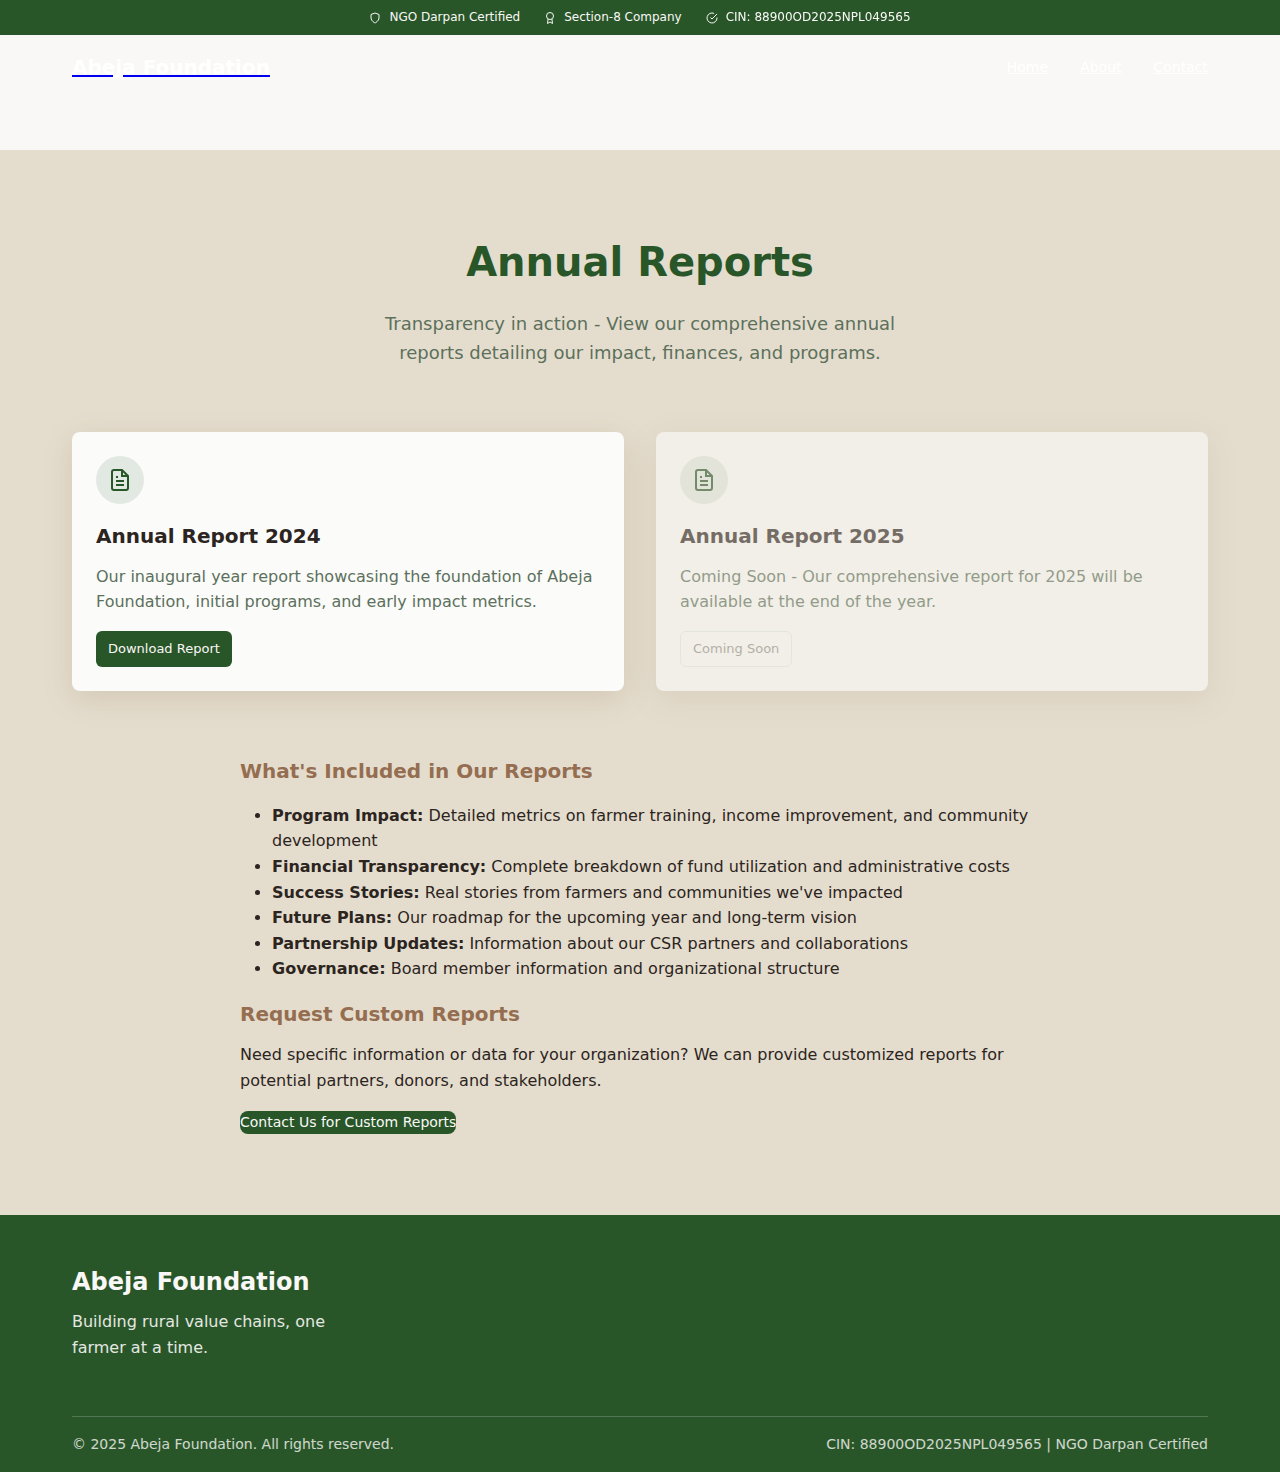
<file: annual-reports.html>
<!DOCTYPE html>
<html lang="en">
<head>
    <meta charset="UTF-8">
    <meta name="viewport" content="width=device-width, initial-scale=1.0">
    <title>Annual Reports - Abeja Foundation</title>
    <meta name="description" content="Annual Reports from Abeja Foundation - Detailed information about our yearly activities and impact.">
    <link rel="canonical" href="/annual-reports.html">
    <link rel="stylesheet" href="styles.css">
</head>
<body>
    <!-- Header -->
    <header id="header" class="header">
        <!-- Trust Bar -->
        <div class="trust-bar">
            <div class="container trust-bar-content">
                <div class="trust-item">
                    <svg class="icon" width="16" height="16" viewBox="0 0 24 24" fill="none" stroke="currentColor" stroke-width="2">
                        <path d="M12 22s8-4 8-10V5l-8-3-8 3v7c0 6 8 10 8 10z"/>
                    </svg>
                    <span>NGO Darpan Certified</span>
                </div>
                <div class="trust-item">
                    <svg class="icon" width="16" height="16" viewBox="0 0 24 24" fill="none" stroke="currentColor" stroke-width="2">
                        <circle cx="12" cy="8" r="7"/>
                        <polyline points="8.21,13.89 7,23 12,20 17,23 15.79,13.88"/>
                    </svg>
                    <span>Section-8 Company</span>
                </div>
                <div class="trust-item">
                    <svg class="icon" width="16" height="16" viewBox="0 0 24 24" fill="none" stroke="currentColor" stroke-width="2">
                        <path d="M22 11.08V12a10 10 0 1 1-5.93-9.14"/>
                        <polyline points="22,4 12,14.01 9,11.01"/>
                    </svg>
                    <span>CIN: 88900OD2025NPL049565</span>
                </div>
            </div>
        </div>
        
        <!-- Main Navigation -->
        <nav class="nav">
            <div class="container nav-content">
                <div class="logo">
                    <a href="index.html"><h1>Abeja Foundation</h1></a>
                </div>
                
                <div class="nav-links desktop-nav">
                    <a href="index.html" class="nav-link">Home</a>
                    <a href="index.html#about" class="nav-link">About</a>
                    <a href="index.html#contact" class="nav-link">Contact</a>
                </div>
            </div>
        </nav>
    </header>

    <main style="padding-top: 150px;">
        <section class="about-section">
            <div class="container">
                <div class="section-header">
                    <h1 class="section-title">Annual Reports</h1>
                    <p class="section-description">
                        Transparency in action - View our comprehensive annual reports detailing our impact, finances, and programs.
                    </p>
                </div>
                
                <div class="services-grid">
                    <div class="service-card">
                        <div class="service-content">
                            <div class="service-icon">
                                <svg width="24" height="24" viewBox="0 0 24 24" fill="none" stroke="currentColor" stroke-width="2">
                                    <path d="M14 2H6a2 2 0 0 0-2 2v16a2 2 0 0 0 2 2h12a2 2 0 0 0 2-2V8z"/>
                                    <polyline points="14,2 14,8 20,8"/>
                                    <line x1="16" y1="13" x2="8" y2="13"/>
                                    <line x1="16" y1="17" x2="8" y2="17"/>
                                    <polyline points="10,9 9,9 8,9"/>
                                </svg>
                            </div>
                            <h3 class="service-title">Annual Report 2024</h3>
                            <p class="service-description">
                                Our inaugural year report showcasing the foundation of Abeja Foundation, initial programs, and early impact metrics.
                            </p>
                            <div style="margin-top: 1rem;">
                                <button onclick="downloadImpactReport()" class="btn btn-csr btn-sm">Download Report</button>
                            </div>
                        </div>
                    </div>

                    <div class="service-card" style="opacity: 0.6;">
                        <div class="service-content">
                            <div class="service-icon">
                                <svg width="24" height="24" viewBox="0 0 24 24" fill="none" stroke="currentColor" stroke-width="2">
                                    <path d="M14 2H6a2 2 0 0 0-2 2v16a2 2 0 0 0 2 2h12a2 2 0 0 0 2-2V8z"/>
                                    <polyline points="14,2 14,8 20,8"/>
                                    <line x1="16" y1="13" x2="8" y2="13"/>
                                    <line x1="16" y1="17" x2="8" y2="17"/>
                                    <polyline points="10,9 9,9 8,9"/>
                                </svg>
                            </div>
                            <h3 class="service-title">Annual Report 2025</h3>
                            <p class="service-description">
                                Coming Soon - Our comprehensive report for 2025 will be available at the end of the year.
                            </p>
                            <div style="margin-top: 1rem;">
                                <button class="btn btn-outline btn-sm" disabled>Coming Soon</button>
                            </div>
                        </div>
                    </div>
                </div>

                <div class="text-content" style="max-width: 800px; margin: 2rem auto 0;">
                    <h2 class="subsection-title">What's Included in Our Reports</h2>
                    <ul style="margin: 1rem 0; padding-left: 2rem;">
                        <li><strong>Program Impact:</strong> Detailed metrics on farmer training, income improvement, and community development</li>
                        <li><strong>Financial Transparency:</strong> Complete breakdown of fund utilization and administrative costs</li>
                        <li><strong>Success Stories:</strong> Real stories from farmers and communities we've impacted</li>
                        <li><strong>Future Plans:</strong> Our roadmap for the upcoming year and long-term vision</li>
                        <li><strong>Partnership Updates:</strong> Information about our CSR partners and collaborations</li>
                        <li><strong>Governance:</strong> Board member information and organizational structure</li>
                    </ul>

                    <h2 class="subsection-title">Request Custom Reports</h2>
                    <p>Need specific information or data for your organization? We can provide customized reports for potential partners, donors, and stakeholders.</p>
                    <div style="margin-top: 1rem;">
                        <a href="index.html#contact" class="btn btn-csr">Contact Us for Custom Reports</a>
                    </div>
                </div>
            </div>
        </section>
    </main>

    <footer class="footer">
        <div class="container">
            <div class="footer-content">
                <div class="footer-col">
                    <div class="footer-logo">
                        <h3>Abeja Foundation</h3>
                        <p class="footer-tagline">Building rural value chains, one farmer at a time.</p>
                    </div>
                </div>
            </div>
            
            <div class="footer-bottom">
                <div class="footer-bottom-content">
                    <p>&copy; 2025 Abeja Foundation. All rights reserved.</p>
                    <p>CIN: 88900OD2025NPL049565 | NGO Darpan Certified</p>
                </div>
            </div>
        </div>
    </footer>

    <script src="script.js"></script>
</body>
</html>
</file>
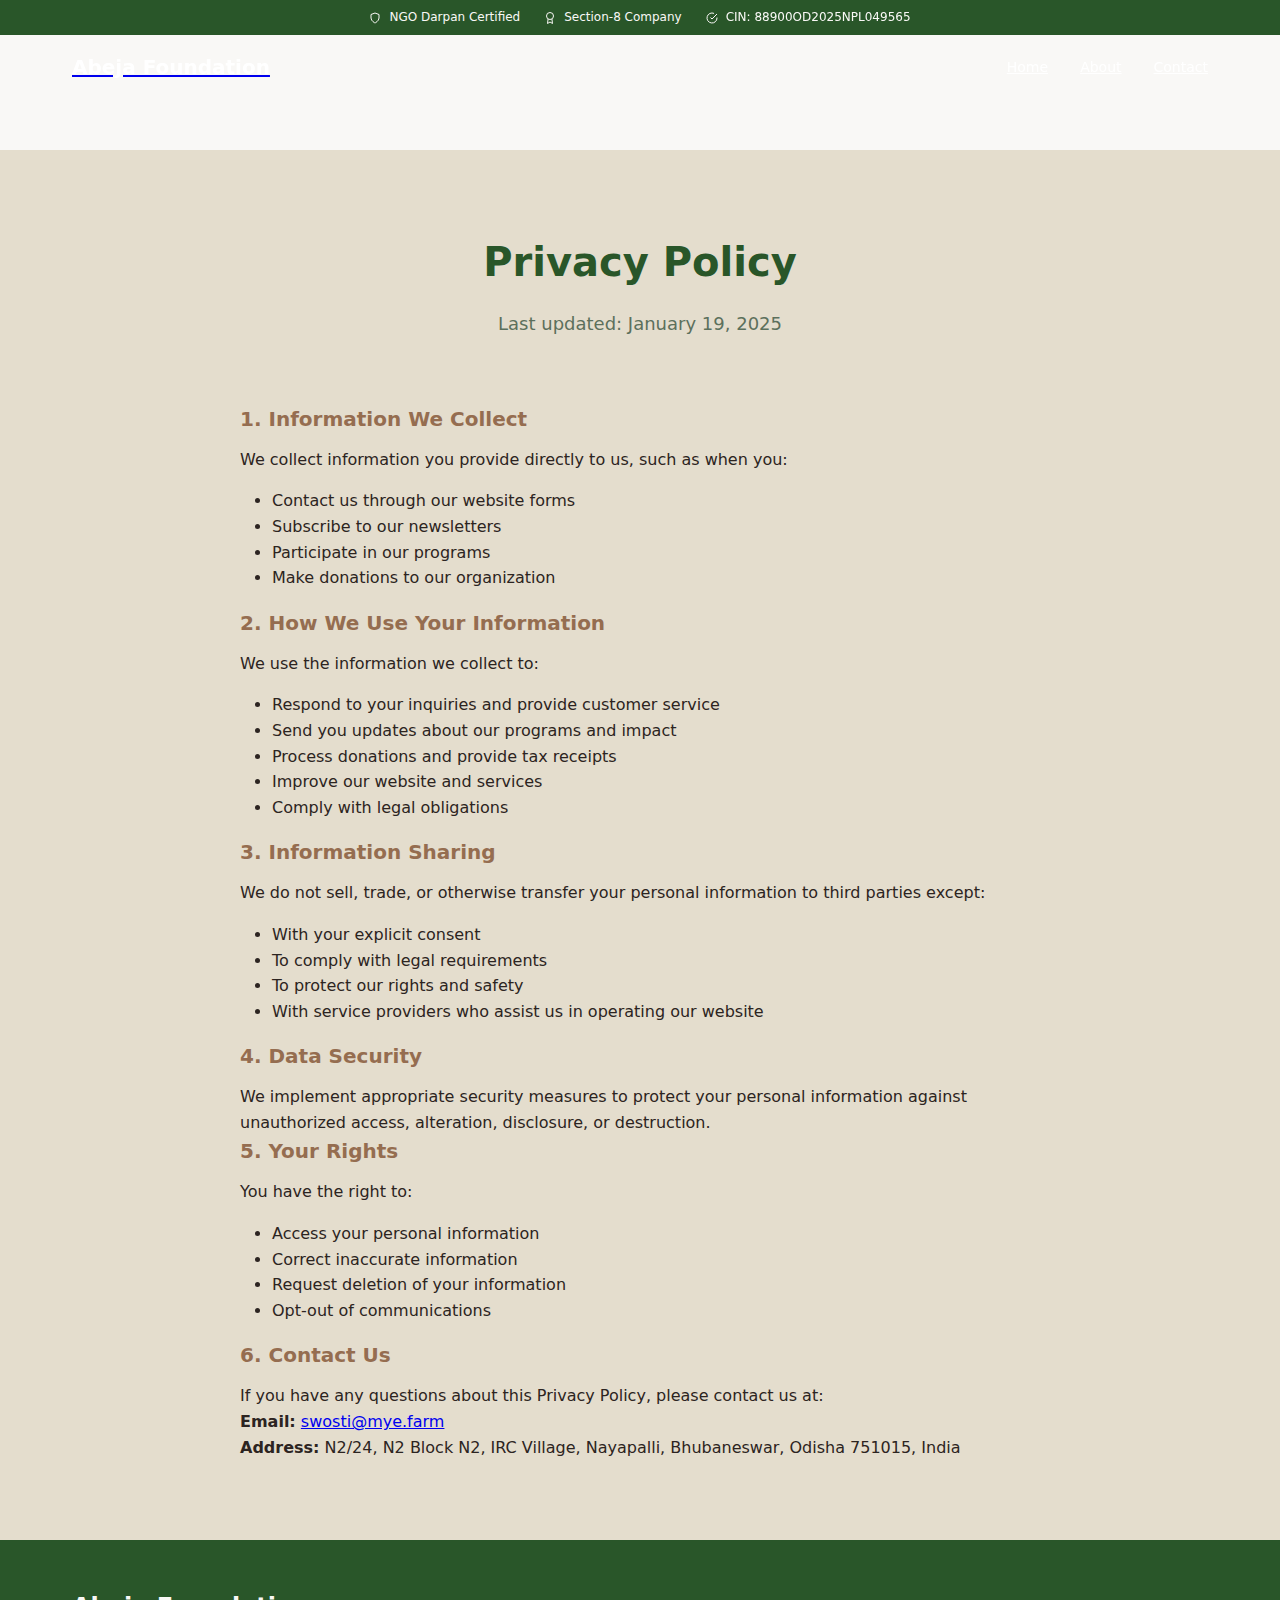
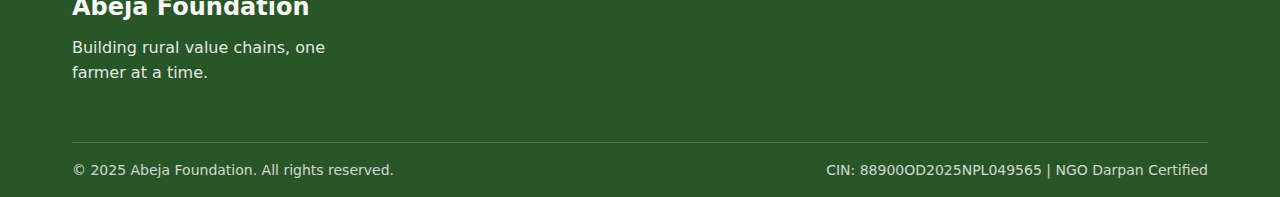
<file: privacy-policy.html>
<!DOCTYPE html>
<html lang="en">
<head>
    <meta charset="UTF-8">
    <meta name="viewport" content="width=device-width, initial-scale=1.0">
    <title>Privacy Policy - Abeja Foundation</title>
    <meta name="description" content="Privacy Policy for Abeja Foundation - How we collect, use, and protect your personal information.">
    <link rel="canonical" href="/privacy-policy.html">
    <link rel="stylesheet" href="styles.css">
</head>
<body>
    <!-- Header -->
    <header id="header" class="header">
        <!-- Trust Bar -->
        <div class="trust-bar">
            <div class="container trust-bar-content">
                <div class="trust-item">
                    <svg class="icon" width="16" height="16" viewBox="0 0 24 24" fill="none" stroke="currentColor" stroke-width="2">
                        <path d="M12 22s8-4 8-10V5l-8-3-8 3v7c0 6 8 10 8 10z"/>
                    </svg>
                    <span>NGO Darpan Certified</span>
                </div>
                <div class="trust-item">
                    <svg class="icon" width="16" height="16" viewBox="0 0 24 24" fill="none" stroke="currentColor" stroke-width="2">
                        <circle cx="12" cy="8" r="7"/>
                        <polyline points="8.21,13.89 7,23 12,20 17,23 15.79,13.88"/>
                    </svg>
                    <span>Section-8 Company</span>
                </div>
                <div class="trust-item">
                    <svg class="icon" width="16" height="16" viewBox="0 0 24 24" fill="none" stroke="currentColor" stroke-width="2">
                        <path d="M22 11.08V12a10 10 0 1 1-5.93-9.14"/>
                        <polyline points="22,4 12,14.01 9,11.01"/>
                    </svg>
                    <span>CIN: 88900OD2025NPL049565</span>
                </div>
            </div>
        </div>
        
        <!-- Main Navigation -->
        <nav class="nav">
            <div class="container nav-content">
                <div class="logo">
                    <a href="index.html"><h1>Abeja Foundation</h1></a>
                </div>
                
                <div class="nav-links desktop-nav">
                    <a href="index.html" class="nav-link">Home</a>
                    <a href="index.html#about" class="nav-link">About</a>
                    <a href="index.html#contact" class="nav-link">Contact</a>
                </div>
            </div>
        </nav>
    </header>

    <main style="padding-top: 150px;">
        <section class="about-section">
            <div class="container">
                <div class="section-header">
                    <h1 class="section-title">Privacy Policy</h1>
                    <p class="section-description">
                        Last updated: January 19, 2025
                    </p>
                </div>
                
                <div class="text-content" style="max-width: 800px; margin: 0 auto;">
                    <h2 class="subsection-title">1. Information We Collect</h2>
                    <p>We collect information you provide directly to us, such as when you:</p>
                    <ul style="margin: 1rem 0; padding-left: 2rem;">
                        <li>Contact us through our website forms</li>
                        <li>Subscribe to our newsletters</li>
                        <li>Participate in our programs</li>
                        <li>Make donations to our organization</li>
                    </ul>

                    <h2 class="subsection-title">2. How We Use Your Information</h2>
                    <p>We use the information we collect to:</p>
                    <ul style="margin: 1rem 0; padding-left: 2rem;">
                        <li>Respond to your inquiries and provide customer service</li>
                        <li>Send you updates about our programs and impact</li>
                        <li>Process donations and provide tax receipts</li>
                        <li>Improve our website and services</li>
                        <li>Comply with legal obligations</li>
                    </ul>

                    <h2 class="subsection-title">3. Information Sharing</h2>
                    <p>We do not sell, trade, or otherwise transfer your personal information to third parties except:</p>
                    <ul style="margin: 1rem 0; padding-left: 2rem;">
                        <li>With your explicit consent</li>
                        <li>To comply with legal requirements</li>
                        <li>To protect our rights and safety</li>
                        <li>With service providers who assist us in operating our website</li>
                    </ul>

                    <h2 class="subsection-title">4. Data Security</h2>
                    <p>We implement appropriate security measures to protect your personal information against unauthorized access, alteration, disclosure, or destruction.</p>

                    <h2 class="subsection-title">5. Your Rights</h2>
                    <p>You have the right to:</p>
                    <ul style="margin: 1rem 0; padding-left: 2rem;">
                        <li>Access your personal information</li>
                        <li>Correct inaccurate information</li>
                        <li>Request deletion of your information</li>
                        <li>Opt-out of communications</li>
                    </ul>

                    <h2 class="subsection-title">6. Contact Us</h2>
                    <p>If you have any questions about this Privacy Policy, please contact us at:</p>
                    <p><strong>Email:</strong> <a href="mailto:swosti@mye.farm">swosti@mye.farm</a></p>
                    <p><strong>Address:</strong> N2/24, N2 Block N2, IRC Village, Nayapalli, Bhubaneswar, Odisha 751015, India</p>
                </div>
            </div>
        </section>
    </main>

    <footer class="footer">
        <div class="container">
            <div class="footer-content">
                <div class="footer-col">
                    <div class="footer-logo">
                        <h3>Abeja Foundation</h3>
                        <p class="footer-tagline">Building rural value chains, one farmer at a time.</p>
                    </div>
                </div>
            </div>
            
            <div class="footer-bottom">
                <div class="footer-bottom-content">
                    <p>&copy; 2025 Abeja Foundation. All rights reserved.</p>
                    <p>CIN: 88900OD2025NPL049565 | NGO Darpan Certified</p>
                </div>
            </div>
        </div>
    </footer>

    <script src="script.js"></script>
</body>
</html>
</file>
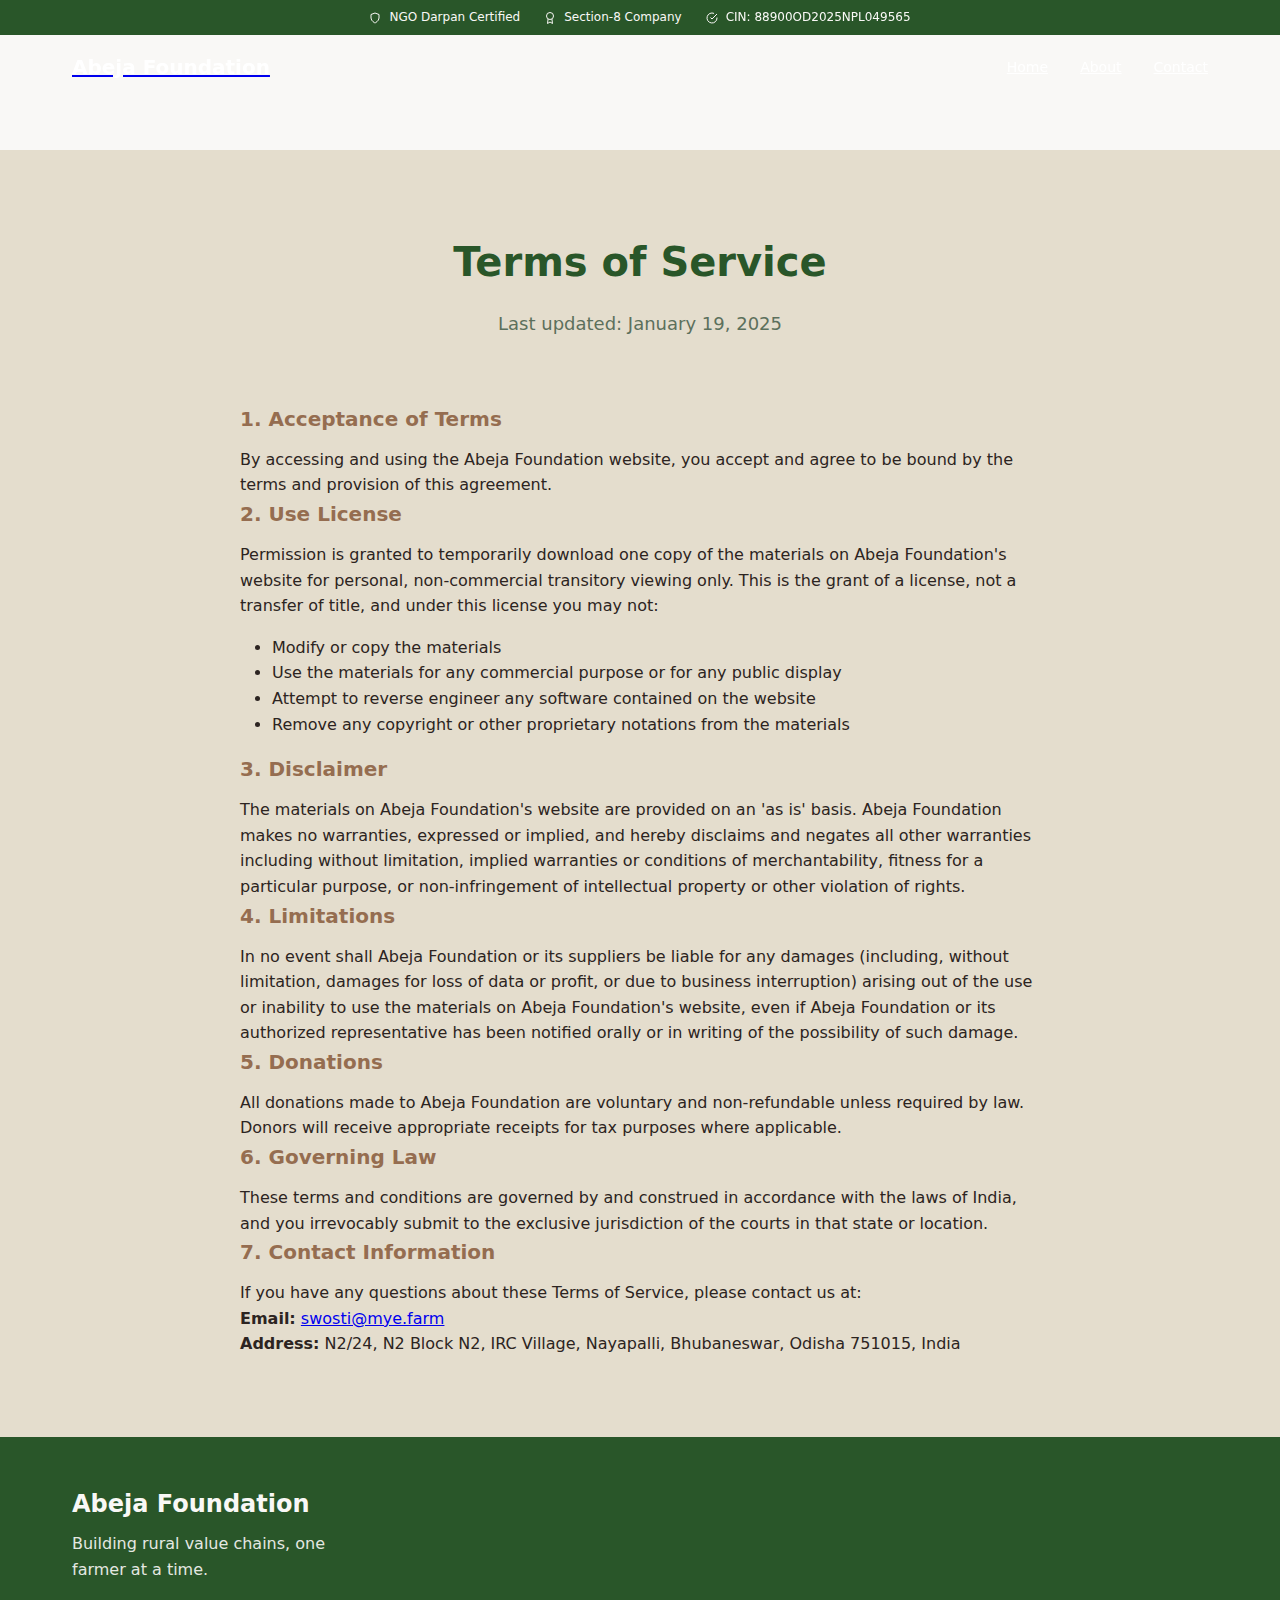
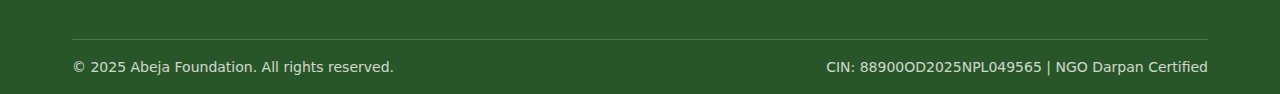
<file: terms-of-service.html>
<!DOCTYPE html>
<html lang="en">
<head>
    <meta charset="UTF-8">
    <meta name="viewport" content="width=device-width, initial-scale=1.0">
    <title>Terms of Service - Abeja Foundation</title>
    <meta name="description" content="Terms of Service for Abeja Foundation - Guidelines for using our services and website.">
    <link rel="canonical" href="/terms-of-service.html">
    <link rel="stylesheet" href="styles.css">
</head>
<body>
    <!-- Header -->
    <header id="header" class="header">
        <!-- Trust Bar -->
        <div class="trust-bar">
            <div class="container trust-bar-content">
                <div class="trust-item">
                    <svg class="icon" width="16" height="16" viewBox="0 0 24 24" fill="none" stroke="currentColor" stroke-width="2">
                        <path d="M12 22s8-4 8-10V5l-8-3-8 3v7c0 6 8 10 8 10z"/>
                    </svg>
                    <span>NGO Darpan Certified</span>
                </div>
                <div class="trust-item">
                    <svg class="icon" width="16" height="16" viewBox="0 0 24 24" fill="none" stroke="currentColor" stroke-width="2">
                        <circle cx="12" cy="8" r="7"/>
                        <polyline points="8.21,13.89 7,23 12,20 17,23 15.79,13.88"/>
                    </svg>
                    <span>Section-8 Company</span>
                </div>
                <div class="trust-item">
                    <svg class="icon" width="16" height="16" viewBox="0 0 24 24" fill="none" stroke="currentColor" stroke-width="2">
                        <path d="M22 11.08V12a10 10 0 1 1-5.93-9.14"/>
                        <polyline points="22,4 12,14.01 9,11.01"/>
                    </svg>
                    <span>CIN: 88900OD2025NPL049565</span>
                </div>
            </div>
        </div>
        
        <!-- Main Navigation -->
        <nav class="nav">
            <div class="container nav-content">
                <div class="logo">
                    <a href="index.html"><h1>Abeja Foundation</h1></a>
                </div>
                
                <div class="nav-links desktop-nav">
                    <a href="index.html" class="nav-link">Home</a>
                    <a href="index.html#about" class="nav-link">About</a>
                    <a href="index.html#contact" class="nav-link">Contact</a>
                </div>
            </div>
        </nav>
    </header>

    <main style="padding-top: 150px;">
        <section class="about-section">
            <div class="container">
                <div class="section-header">
                    <h1 class="section-title">Terms of Service</h1>
                    <p class="section-description">
                        Last updated: January 19, 2025
                    </p>
                </div>
                
                <div class="text-content" style="max-width: 800px; margin: 0 auto;">
                    <h2 class="subsection-title">1. Acceptance of Terms</h2>
                    <p>By accessing and using the Abeja Foundation website, you accept and agree to be bound by the terms and provision of this agreement.</p>

                    <h2 class="subsection-title">2. Use License</h2>
                    <p>Permission is granted to temporarily download one copy of the materials on Abeja Foundation's website for personal, non-commercial transitory viewing only. This is the grant of a license, not a transfer of title, and under this license you may not:</p>
                    <ul style="margin: 1rem 0; padding-left: 2rem;">
                        <li>Modify or copy the materials</li>
                        <li>Use the materials for any commercial purpose or for any public display</li>
                        <li>Attempt to reverse engineer any software contained on the website</li>
                        <li>Remove any copyright or other proprietary notations from the materials</li>
                    </ul>

                    <h2 class="subsection-title">3. Disclaimer</h2>
                    <p>The materials on Abeja Foundation's website are provided on an 'as is' basis. Abeja Foundation makes no warranties, expressed or implied, and hereby disclaims and negates all other warranties including without limitation, implied warranties or conditions of merchantability, fitness for a particular purpose, or non-infringement of intellectual property or other violation of rights.</p>

                    <h2 class="subsection-title">4. Limitations</h2>
                    <p>In no event shall Abeja Foundation or its suppliers be liable for any damages (including, without limitation, damages for loss of data or profit, or due to business interruption) arising out of the use or inability to use the materials on Abeja Foundation's website, even if Abeja Foundation or its authorized representative has been notified orally or in writing of the possibility of such damage.</p>

                    <h2 class="subsection-title">5. Donations</h2>
                    <p>All donations made to Abeja Foundation are voluntary and non-refundable unless required by law. Donors will receive appropriate receipts for tax purposes where applicable.</p>

                    <h2 class="subsection-title">6. Governing Law</h2>
                    <p>These terms and conditions are governed by and construed in accordance with the laws of India, and you irrevocably submit to the exclusive jurisdiction of the courts in that state or location.</p>

                    <h2 class="subsection-title">7. Contact Information</h2>
                    <p>If you have any questions about these Terms of Service, please contact us at:</p>
                    <p><strong>Email:</strong> <a href="mailto:swosti@mye.farm">swosti@mye.farm</a></p>
                    <p><strong>Address:</strong> N2/24, N2 Block N2, IRC Village, Nayapalli, Bhubaneswar, Odisha 751015, India</p>
                </div>
            </div>
        </section>
    </main>

    <footer class="footer">
        <div class="container">
            <div class="footer-content">
                <div class="footer-col">
                    <div class="footer-logo">
                        <h3>Abeja Foundation</h3>
                        <p class="footer-tagline">Building rural value chains, one farmer at a time.</p>
                    </div>
                </div>
            </div>
            
            <div class="footer-bottom">
                <div class="footer-bottom-content">
                    <p>&copy; 2025 Abeja Foundation. All rights reserved.</p>
                    <p>CIN: 88900OD2025NPL049565 | NGO Darpan Certified</p>
                </div>
            </div>
        </div>
    </footer>

    <script src="script.js"></script>
</body>
</html>
</file>
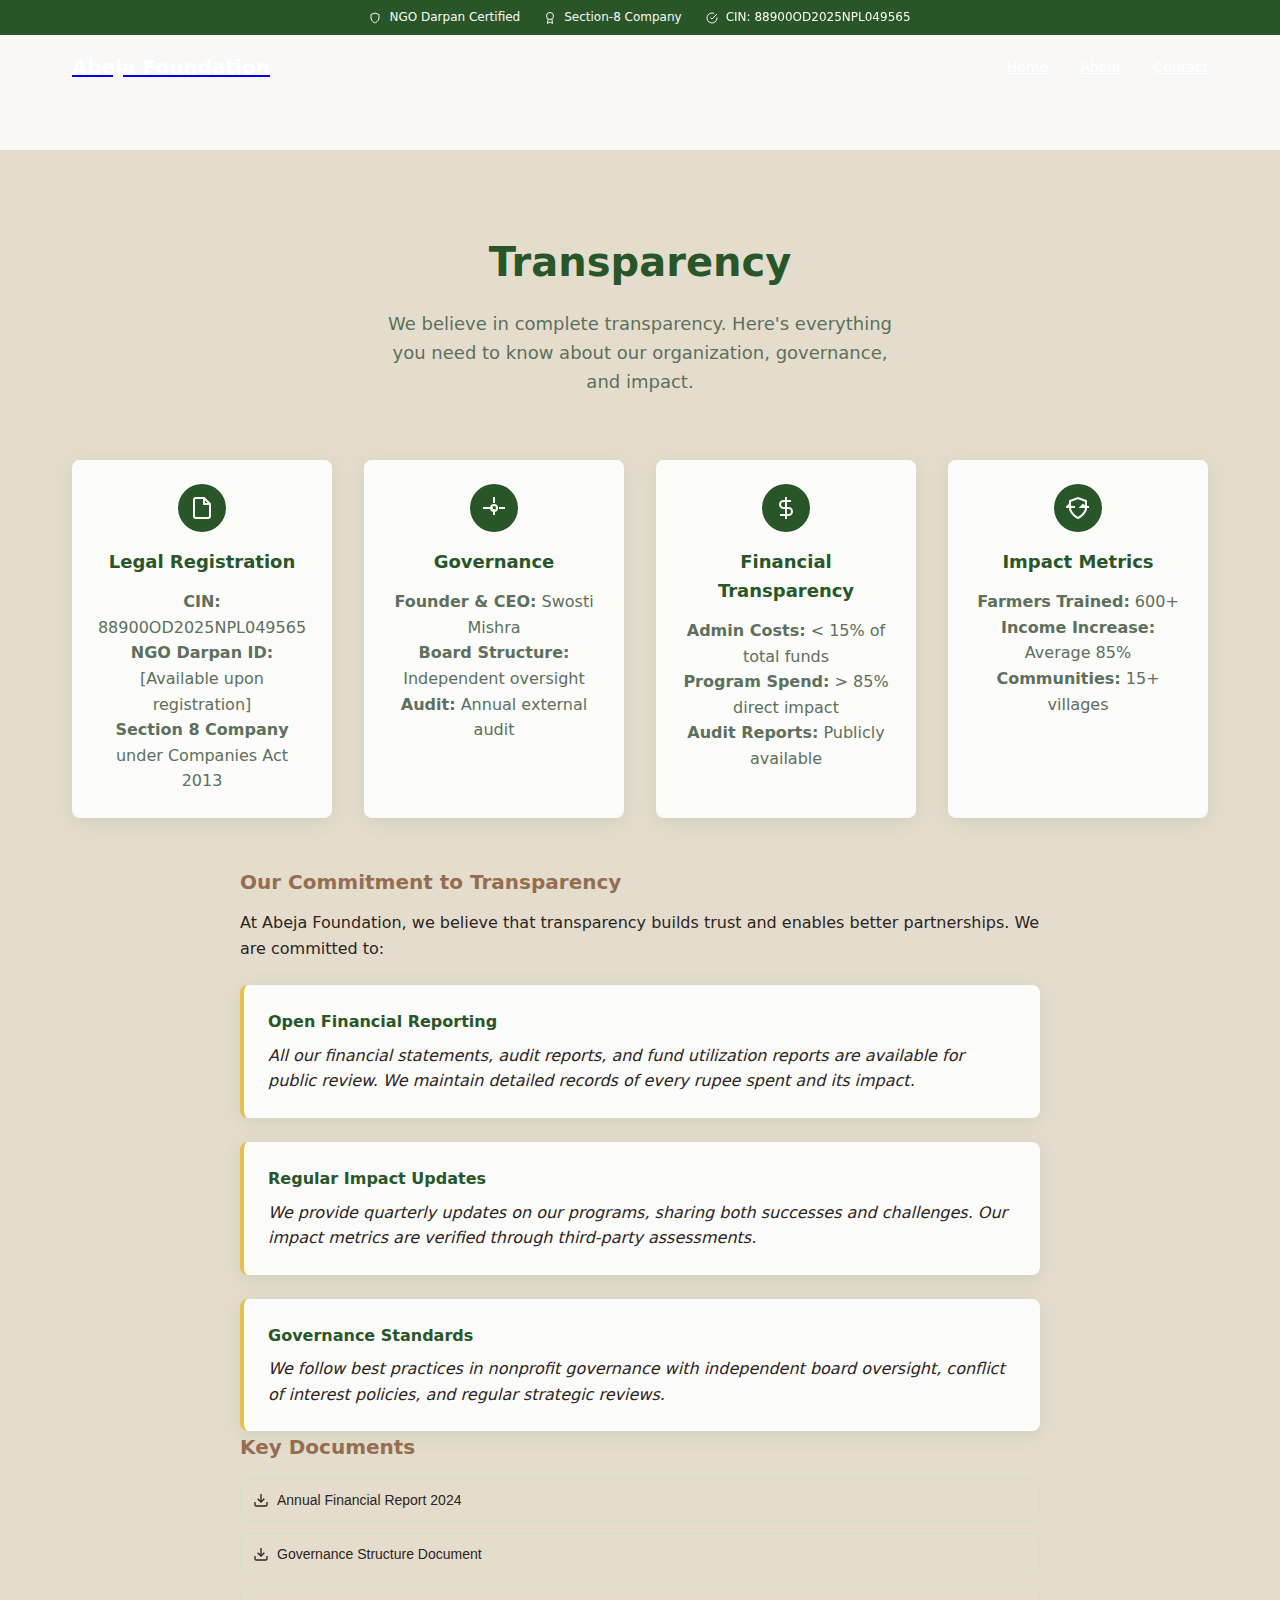
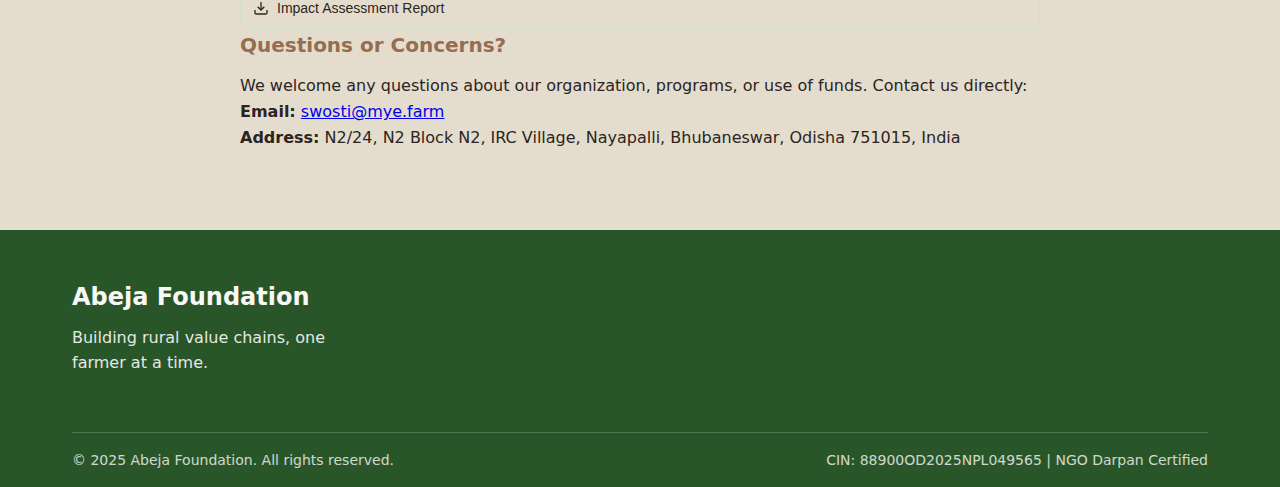
<file: transparency.html>
<!DOCTYPE html>
<html lang="en">
<head>
    <meta charset="UTF-8">
    <meta name="viewport" content="width=device-width, initial-scale=1.0">
    <title>Transparency - Abeja Foundation</title>
    <meta name="description" content="Transparency page for Abeja Foundation - Open information about our governance, finances, and impact.">
    <link rel="canonical" href="/transparency.html">
    <link rel="stylesheet" href="styles.css">
</head>
<body>
    <!-- Header -->
    <header id="header" class="header">
        <!-- Trust Bar -->
        <div class="trust-bar">
            <div class="container trust-bar-content">
                <div class="trust-item">
                    <svg class="icon" width="16" height="16" viewBox="0 0 24 24" fill="none" stroke="currentColor" stroke-width="2">
                        <path d="M12 22s8-4 8-10V5l-8-3-8 3v7c0 6 8 10 8 10z"/>
                    </svg>
                    <span>NGO Darpan Certified</span>
                </div>
                <div class="trust-item">
                    <svg class="icon" width="16" height="16" viewBox="0 0 24 24" fill="none" stroke="currentColor" stroke-width="2">
                        <circle cx="12" cy="8" r="7"/>
                        <polyline points="8.21,13.89 7,23 12,20 17,23 15.79,13.88"/>
                    </svg>
                    <span>Section-8 Company</span>
                </div>
                <div class="trust-item">
                    <svg class="icon" width="16" height="16" viewBox="0 0 24 24" fill="none" stroke="currentColor" stroke-width="2">
                        <path d="M22 11.08V12a10 10 0 1 1-5.93-9.14"/>
                        <polyline points="22,4 12,14.01 9,11.01"/>
                    </svg>
                    <span>CIN: 88900OD2025NPL049565</span>
                </div>
            </div>
        </div>
        
        <!-- Main Navigation -->
        <nav class="nav">
            <div class="container nav-content">
                <div class="logo">
                    <a href="index.html"><h1>Abeja Foundation</h1></a>
                </div>
                
                <div class="nav-links desktop-nav">
                    <a href="index.html" class="nav-link">Home</a>
                    <a href="index.html#about" class="nav-link">About</a>
                    <a href="index.html#contact" class="nav-link">Contact</a>
                </div>
            </div>
        </nav>
    </header>

    <main style="padding-top: 150px;">
        <section class="about-section">
            <div class="container">
                <div class="section-header">
                    <h1 class="section-title">Transparency</h1>
                    <p class="section-description">
                        We believe in complete transparency. Here's everything you need to know about our organization, governance, and impact.
                    </p>
                </div>
                
                <div class="benefits-grid">
                    <div class="benefit-card">
                        <div class="benefit-icon">
                            <svg width="24" height="24" viewBox="0 0 24 24" fill="none" stroke="currentColor" stroke-width="2">
                                <path d="M14 2H6a2 2 0 0 0-2 2v16a2 2 0 0 0 2 2h12a2 2 0 0 0 2-2V8z"/>
                                <polyline points="14,2 14,8 20,8"/>
                            </svg>
                        </div>
                        <h3 class="benefit-title">Legal Registration</h3>
                        <p class="benefit-description">
                            <strong>CIN:</strong> 88900OD2025NPL049565<br>
                            <strong>NGO Darpan ID:</strong> [Available upon registration]<br>
                            <strong>Section 8 Company</strong> under Companies Act 2013
                        </p>
                    </div>

                    <div class="benefit-card">
                        <div class="benefit-icon">
                            <svg width="24" height="24" viewBox="0 0 24 24" fill="none" stroke="currentColor" stroke-width="2">
                                <circle cx="12" cy="12" r="3"/>
                                <path d="M12 1v6m0 6v6m11-7h-6m-6 0H1"/>
                            </svg>
                        </div>
                        <h3 class="benefit-title">Governance</h3>
                        <p class="benefit-description">
                            <strong>Founder & CEO:</strong> Swosti Mishra<br>
                            <strong>Board Structure:</strong> Independent oversight<br>
                            <strong>Audit:</strong> Annual external audit
                        </p>
                    </div>

                    <div class="benefit-card">
                        <div class="benefit-icon">
                            <svg width="24" height="24" viewBox="0 0 24 24" fill="none" stroke="currentColor" stroke-width="2">
                                <line x1="12" y1="1" x2="12" y2="23"/>
                                <path d="M17 5H9.5a3.5 3.5 0 0 0 0 7h5a3.5 3.5 0 0 1 0 7H6"/>
                            </svg>
                        </div>
                        <h3 class="benefit-title">Financial Transparency</h3>
                        <p class="benefit-description">
                            <strong>Admin Costs:</strong> < 15% of total funds<br>
                            <strong>Program Spend:</strong> > 85% direct impact<br>
                            <strong>Audit Reports:</strong> Publicly available
                        </p>
                    </div>

                    <div class="benefit-card">
                        <div class="benefit-icon">
                            <svg width="24" height="24" viewBox="0 0 24 24" fill="none" stroke="currentColor" stroke-width="2">
                                <path d="M9 11H1l2-2 2 2"/>
                                <path d="M23 11h-8l2-2 2 2"/>
                                <path d="M12 22s8-4 8-10V5l-8-3-8 3v7c0 6 8 10 8 10z"/>
                            </svg>
                        </div>
                        <h3 class="benefit-title">Impact Metrics</h3>
                        <p class="benefit-description">
                            <strong>Farmers Trained:</strong> 600+<br>
                            <strong>Income Increase:</strong> Average 85%<br>
                            <strong>Communities:</strong> 15+ villages
                        </p>
                    </div>
                </div>

                <div class="text-content" style="max-width: 800px; margin: 3rem auto 0;">
                    <h2 class="subsection-title">Our Commitment to Transparency</h2>
                    <p>At Abeja Foundation, we believe that transparency builds trust and enables better partnerships. We are committed to:</p>
                    
                    <div class="gap-quote">
                        <h4>Open Financial Reporting</h4>
                        <p>All our financial statements, audit reports, and fund utilization reports are available for public review. We maintain detailed records of every rupee spent and its impact.</p>
                    </div>

                    <div class="gap-quote">
                        <h4>Regular Impact Updates</h4>
                        <p>We provide quarterly updates on our programs, sharing both successes and challenges. Our impact metrics are verified through third-party assessments.</p>
                    </div>

                    <div class="gap-quote">
                        <h4>Governance Standards</h4>
                        <p>We follow best practices in nonprofit governance with independent board oversight, conflict of interest policies, and regular strategic reviews.</p>
                    </div>

                    <h2 class="subsection-title">Key Documents</h2>
                    <div class="resource-links" style="margin-top: 1rem;">
                        <button onclick="downloadImpactReport()" class="resource-link">
                            <svg width="16" height="16" viewBox="0 0 24 24" fill="none" stroke="currentColor" stroke-width="2">
                                <path d="M21 15v4a2 2 0 0 1-2 2H5a2 2 0 0 1-2-2v-4"/>
                                <polyline points="7,10 12,15 17,10"/>
                                <line x1="12" y1="15" x2="12" y2="3"/>
                            </svg>
                            Annual Financial Report 2024
                        </button>
                        <button onclick="downloadBrochure()" class="resource-link">
                            <svg width="16" height="16" viewBox="0 0 24 24" fill="none" stroke="currentColor" stroke-width="2">
                                <path d="M21 15v4a2 2 0 0 1-2 2H5a2 2 0 0 1-2-2v-4"/>
                                <polyline points="7,10 12,15 17,10"/>
                                <line x1="12" y1="15" x2="12" y2="3"/>
                            </svg>
                            Governance Structure Document
                        </button>
                        <button onclick="downloadPitchDeck()" class="resource-link">
                            <svg width="16" height="16" viewBox="0 0 24 24" fill="none" stroke="currentColor" stroke-width="2">
                                <path d="M21 15v4a2 2 0 0 1-2 2H5a2 2 0 0 1-2-2v-4"/>
                                <polyline points="7,10 12,15 17,10"/>
                                <line x1="12" y1="15" x2="12" y2="3"/>
                            </svg>
                            Impact Assessment Report
                        </button>
                    </div>

                    <h2 class="subsection-title">Questions or Concerns?</h2>
                    <p>We welcome any questions about our organization, programs, or use of funds. Contact us directly:</p>
                    <p><strong>Email:</strong> <a href="mailto:swosti@mye.farm">swosti@mye.farm</a></p>
                    <p><strong>Address:</strong> N2/24, N2 Block N2, IRC Village, Nayapalli, Bhubaneswar, Odisha 751015, India</p>
                </div>
            </div>
        </section>
    </main>

    <footer class="footer">
        <div class="container">
            <div class="footer-content">
                <div class="footer-col">
                    <div class="footer-logo">
                        <h3>Abeja Foundation</h3>
                        <p class="footer-tagline">Building rural value chains, one farmer at a time.</p>
                    </div>
                </div>
            </div>
            
            <div class="footer-bottom">
                <div class="footer-bottom-content">
                    <p>&copy; 2025 Abeja Foundation. All rights reserved.</p>
                    <p>CIN: 88900OD2025NPL049565 | NGO Darpan Certified</p>
                </div>
            </div>
        </div>
    </footer>

    <script src="script.js"></script>
</body>
</html>
</file>
<file: styles.css>
/* Reset and Base Styles */
* {
    margin: 0;
    padding: 0;
    box-sizing: border-box;
}

:root {
    /* Earth-tone color palette for Abeja Foundation */
    --color-background: hsl(45, 20%, 97%);
    --color-foreground: hsl(20, 15%, 15%);
    --color-card: hsl(45, 25%, 98%);
    --color-card-foreground: hsl(20, 15%, 15%);
    
    /* Primary - Deep forest green */
    --color-primary: hsl(120, 35%, 25%);
    --color-primary-foreground: hsl(45, 20%, 97%);
    
    /* Secondary - Warm earth brown */
    --color-secondary: hsl(25, 30%, 45%);
    --color-secondary-foreground: hsl(45, 20%, 97%);
    
    /* Muted - Light sage */
    --color-muted: hsl(120, 15%, 90%);
    --color-muted-foreground: hsl(120, 10%, 40%);
    
    /* Accent - Mustard yellow */
    --color-accent: hsl(45, 75%, 60%);
    --color-accent-foreground: hsl(20, 15%, 15%);
    
    --color-destructive: hsl(0, 84.2%, 60.2%);
    --color-destructive-foreground: hsl(45, 20%, 97%);
    
    --color-border: hsl(120, 15%, 85%);
    --color-input: hsl(120, 15%, 90%);
    --color-ring: hsl(120, 35%, 25%);
    
    /* Custom Foundation Colors */
    --color-earth-brown: hsl(25, 40%, 35%);
    --color-sage-green: hsl(120, 25%, 55%);
    --color-warm-beige: hsl(40, 30%, 85%);
    --color-deep-forest: hsl(120, 40%, 20%);
    --color-golden-mustard: hsl(45, 85%, 55%);
    
    /* Gradients */
    --gradient-hero: linear-gradient(135deg, var(--color-primary), var(--color-sage-green));
    --gradient-accent: linear-gradient(45deg, var(--color-accent), var(--color-golden-mustard));
    --gradient-earth: linear-gradient(180deg, var(--color-warm-beige), var(--color-background));
    
    /* Shadows */
    --shadow-soft: 0 4px 20px hsla(120, 35%, 25%, 0.1);
    --shadow-card: 0 8px 30px hsla(25, 40%, 35%, 0.15);
    --shadow-hero: 0 20px 60px hsla(120, 40%, 20%, 0.3);
    
    --radius: 0.5rem;
    
    /* Typography */
    --font-sans: system-ui, -apple-system, sans-serif;
    --font-heading: var(--font-sans);
}

html {
    scroll-behavior: smooth;
    font-size: 16px;
}

body {
    font-family: var(--font-sans);
    background-color: var(--color-background);
    color: var(--color-foreground);
    line-height: 1.6;
}

/* Utility Classes */
.container {
    max-width: 1200px;
    margin: 0 auto;
    padding: 0 1rem;
}

.hidden {
    display: none !important;
}

.sr-only {
    position: absolute;
    width: 1px;
    height: 1px;
    padding: 0;
    margin: -1px;
    overflow: hidden;
    clip: rect(0, 0, 0, 0);
    white-space: nowrap;
    border: 0;
}

/* Icons */
.icon {
    display: inline-block;
    width: 1em;
    height: 1em;
    vertical-align: middle;
}

.ml-2 {
    margin-left: 0.5rem;
}

/* Animations */
@keyframes fadeIn {
    from {
        opacity: 0;
        transform: translateY(20px);
    }
    to {
        opacity: 1;
        transform: translateY(0);
    }
}

@keyframes slideUp {
    from {
        opacity: 0;
        transform: translateY(40px);
    }
    to {
        opacity: 1;
        transform: translateY(0);
    }
}

@keyframes bounce {
    0%, 20%, 53%, 80%, 100% {
        transform: translate3d(0, 0, 0);
    }
    40%, 43% {
        transform: translate3d(0, -10px, 0);
    }
    70% {
        transform: translate3d(0, -5px, 0);
    }
    90% {
        transform: translate3d(0, -2px, 0);
    }
}

@keyframes pulse {
    0%, 100% {
        opacity: 1;
    }
    50% {
        opacity: 0.5;
    }
}

.animate-fade-in {
    animation: fadeIn 0.6s ease-out;
}

.animate-slide-up {
    animation: slideUp 0.8s ease-out;
}

.animate-bounce {
    animation: bounce 2s infinite;
}

.animate-pulse {
    animation: pulse 2s cubic-bezier(0.4, 0, 0.6, 1) infinite;
}

/* Button Styles */
.btn {
    display: inline-flex;
    align-items: center;
    justify-content: center;
    white-space: nowrap;
    border-radius: var(--radius);
    font-size: 0.875rem;
    font-weight: 500;
    transition: all 0.2s;
    cursor: pointer;
    border: none;
    text-decoration: none;
    font-family: inherit;
}

.btn:focus-visible {
    outline: 2px solid var(--color-ring);
    outline-offset: 2px;
}

.btn:disabled {
    pointer-events: none;
    opacity: 0.5;
}

/* Button Sizes */
.btn-sm {
    height: 2.25rem;
    border-radius: calc(var(--radius) - 2px);
    padding: 0 0.75rem;
    font-size: 0.8125rem;
}

.btn-md {
    height: 2.5rem;
    padding: 0 1rem;
}

.btn-lg {
    height: 2.75rem;
    border-radius: calc(var(--radius) + 2px);
    padding: 0 2rem;
}

.btn-xl {
    height: 3rem;
    border-radius: calc(var(--radius) + 4px);
    padding: 0 2rem;
    font-size: 1rem;
}

/* Button Variants */
.btn-donate {
    background-color: var(--color-accent);
    color: var(--color-accent-foreground);
}

.btn-donate:hover {
    background-color: var(--color-golden-mustard);
    transform: translateY(-1px);
}

.btn-hero {
    background: rgba(255, 255, 255, 0.1);
    color: white;
    border: 1px solid rgba(255, 255, 255, 0.2);
    backdrop-filter: blur(10px);
}

.btn-hero:hover {
    background: rgba(255, 255, 255, 0.2);
    transform: translateY(-2px);
}

.btn-csr {
    background-color: var(--color-primary);
    color: var(--color-primary-foreground);
}

.btn-csr:hover {
    background-color: var(--color-deep-forest);
    transform: translateY(-1px);
}

.btn-outline {
    border: 1px solid var(--color-border);
    background-color: transparent;
    color: var(--color-foreground);
}

.btn-outline:hover {
    background-color: var(--color-muted);
    color: var(--color-foreground);
}

.hero-outline {
    background: rgba(255, 255, 255, 0.1);
    color: white;
    border: 1px solid rgba(255, 255, 255, 0.3);
    backdrop-filter: blur(10px);
}

.hero-outline:hover {
    background: rgba(255, 255, 255, 0.2);
}

/* Header Styles */
.header {
    position: fixed;
    top: 0;
    width: 100%;
    z-index: 50;
    transition: all 0.3s ease;
}

.header.scrolled {
    background: rgba(252, 250, 243, 0.95);
    backdrop-filter: blur(12px);
    box-shadow: var(--shadow-soft);
}

.trust-bar {
    background-color: var(--color-primary);
    color: var(--color-primary-foreground);
    padding: 0.5rem 1rem;
    text-align: center;
}

.trust-bar-content {
    display: flex;
    align-items: center;
    justify-content: center;
    gap: 1.5rem;
    font-size: 0.75rem;
}

.trust-item {
    display: flex;
    align-items: center;
    gap: 0.5rem;
}

.nav {
    padding: 1rem 0;
}

.nav-content {
    display: flex;
    align-items: center;
    justify-content: space-between;
}

.logo h1 {
    font-size: 1.25rem;
    font-weight: bold;
    color: white;
}

.nav-links {
    display: flex;
    align-items: center;
    gap: 2rem;
}

.nav-link {
    background: none;
    border: none;
    color: white;
    cursor: pointer;
    font-family: inherit;
    font-size: 0.875rem;
    transition: color 0.2s;
}

.nav-link:hover {
    color: var(--color-primary);
}

.desktop-nav {
    display: none;
}

.mobile-menu-btn {
    display: flex;
    align-items: center;
    justify-content: center;
    background: none;
    border: none;
    color: var(--color-foreground);
    cursor: pointer;
}

.mobile-menu {
    margin-top: 1rem;
    padding: 1rem;
    background-color: var(--color-card);
    border-radius: var(--radius);
    box-shadow: var(--shadow-card);
}

.mobile-menu-content {
    display: flex;
    flex-direction: column;
    gap: 1rem;
}

.mobile-nav-link, .mobile-donate-btn {
    text-align: left;
    background: none;
    border: none;
    color: var(--color-foreground);
    cursor: pointer;
    font-family: inherit;
    font-size: 0.875rem;
    padding: 0.5rem 0;
    transition: color 0.2s;
}

.mobile-nav-link:hover {
    color: var(--color-primary);
}

.mobile-donate-btn {
    width: 100%;
    margin-top: 0.5rem;
}

.sticky-donate {
    position: fixed;
    right: 1rem;
    top: 50%;
    transform: translateY(-50%);
    z-index: 40;
}

/* Hero Section */
.hero-section {
    position: relative;
    min-height: 100vh;
    display: flex;
    align-items: center;
    justify-content: center;
    overflow: hidden;
}

.hero-background {
    position: absolute;
    inset: 0;
}

.hero-image {
    width: 100%;
    height: 100%;
    object-fit: cover;
}

.hero-overlay {
    position: absolute;
    inset: 0;
    background: var(--gradient-hero);
    opacity: 0.8;
}

.hero-content {
    position: relative;
    z-index: 10;
    text-align: center;
    color: var(--color-primary-foreground);
    padding: 0 1rem;
}

.hero-inner {
    max-width: 64rem;
}

.hero-title {
    font-size: 2.5rem;
    font-weight: bold;
    margin-bottom: 1.5rem;
    line-height: 1.2;
}

.hero-accent {
    color: var(--color-accent);
}

.hero-subtitle {
    font-size: 1.125rem;
    margin-bottom: 2rem;
    opacity: 0.9;
}

.hero-buttons {
    display: flex;
    flex-direction: column;
    gap: 1rem;
    justify-content: center;
    margin-bottom: 3rem;
}

.hero-quote {
    background: rgba(255, 255, 255, 0.1);
    backdrop-filter: blur(10px);
    border-radius: var(--radius);
    padding: 1.5rem;
    max-width: 32rem;
    margin: 0 auto;
    animation: fadeIn 0.6s ease-out;
}

.hero-quote blockquote {
    font-size: 1.125rem;
    font-style: italic;
    margin-bottom: 1rem;
}

.hero-quote cite {
    color: var(--color-accent);
    font-weight: 600;
}

.scroll-indicator {
    position: absolute;
    bottom: 2rem;
    left: 50%;
    transform: translateX(-50%);
    animation: bounce 2s infinite;
}

.scroll-mouse {
    width: 1.5rem;
    height: 2.5rem;
    border: 2px solid rgba(255, 255, 255, 0.5);
    border-radius: 1rem;
    display: flex;
    justify-content: center;
}

.scroll-wheel {
    width: 0.25rem;
    height: 0.75rem;
    background: rgba(255, 255, 255, 0.5);
    border-radius: 0.125rem;
    margin-top: 0.5rem;
    animation: pulse 2s infinite;
}

/* Section Styles */
.section-title {
    font-size: 2rem;
    font-weight: bold;
    color: var(--color-primary);
    margin-bottom: 1rem;
}

.section-description {
    font-size: 1.125rem;
    color: var(--color-muted-foreground);
    max-width: 32rem;
    margin: 0 auto;
}

.section-header {
    text-align: center;
    margin-bottom: 4rem;
}

.subsection-title {
    font-size: 1.25rem;
    font-weight: 600;
    color: var(--color-secondary);
    margin-bottom: 0.75rem;
}

.text-content {
    color: var(--color-foreground);
    margin-bottom: 1rem;
}

/* About Section */
.about-section {
    padding: 5rem 0;
    background-color: var(--color-warm-beige);
}

.about-grid {
    display: grid;
    gap: 3rem;
    align-items: center;
}

.about-image-wrapper {
    position: relative;
}

.about-image {
    border-radius: var(--radius);
    box-shadow: var(--shadow-card);
    width: 100%;
    max-width: 24rem;
    margin: 0 auto;
    display: block;
}

.about-badge {
    position: absolute;
    bottom: -1rem;
    right: -1rem;
    background-color: var(--color-accent);
    padding: 1rem;
    border-radius: var(--radius);
    box-shadow: var(--shadow-card);
}

.about-badge p {
    font-size: 0.875rem;
    font-weight: 600;
    color: var(--color-accent-foreground);
    margin: 0;
}

.founder-section, .mission-section {
    margin-bottom: 2rem;
}

.gap-quote {
    background-color: var(--color-card);
    padding: 1.5rem;
    border-radius: var(--radius);
    box-shadow: var(--shadow-soft);
    border-left: 4px solid var(--color-accent);
    margin-top: 1.5rem;
}

.gap-quote h4 {
    font-weight: 600;
    color: var(--color-primary);
    margin-bottom: 0.5rem;
}

.gap-quote p {
    font-style: italic;
    color: var(--color-foreground);
    margin: 0;
}

.credentials-section {
    margin-bottom: 2rem;
}

.credentials-title {
    font-weight: 600;
    color: var(--color-primary);
    margin-bottom: 1rem;
}

.credentials-grid {
    display: grid;
    grid-template-columns: repeat(2, 1fr);
    gap: 1rem;
}

.credential-badge {
    display: flex;
    flex-direction: column;
    align-items: center;
    padding: 1rem;
    background-color: var(--color-card);
    border: 1px solid var(--color-border);
    border-radius: var(--radius);
}

.credential-icon {
    color: var(--color-primary);
    margin-bottom: 0.5rem;
}

.credential-badge span {
    font-size: 0.75rem;
    text-align: center;
}

.about-actions {
    display: flex;
    flex-direction: column;
    gap: 1rem;
}

/* What We Do Section */
.what-we-do-section {
    padding: 5rem 0;
}

.services-grid {
    display: grid;
    gap: 2rem;
    margin-bottom: 4rem;
}

.service-card {
    background-color: var(--color-card);
    border-radius: var(--radius);
    box-shadow: var(--shadow-card);
    overflow: hidden;
    transition: all 0.3s ease;
}

.service-card:hover {
    transform: translateY(-4px);
    box-shadow: var(--shadow-hero);
}

.service-image-wrapper {
    position: relative;
}

.service-image {
    width: 100%;
    height: 12rem;
    object-fit: cover;
}

.service-badge {
    position: absolute;
    top: 1rem;
    right: 1rem;
    background-color: var(--color-accent);
    color: var(--color-accent-foreground);
    padding: 0.25rem 0.5rem;
    border-radius: var(--radius);
    font-size: 0.75rem;
    font-weight: 600;
}

.service-content {
    padding: 1.5rem;
}

.service-icon {
    display: flex;
    align-items: center;
    justify-content: center;
    width: 3rem;
    height: 3rem;
    background-color: var(--color-muted);
    color: var(--color-primary);
    border-radius: 50%;
    margin-bottom: 1rem;
}

.service-title {
    font-size: 1.25rem;
    font-weight: 600;
    color: var(--color-foreground);
    margin-bottom: 0.75rem;
}

.service-description {
    color: var(--color-muted-foreground);
    margin-bottom: 1rem;
}

.service-features {
    list-style: none;
    padding: 0;
}

.service-features li {
    padding: 0.25rem 0;
    font-size: 0.875rem;
    color: var(--color-muted-foreground);
}

.service-features li:before {
    content: "✓ ";
    color: var(--color-primary);
    font-weight: bold;
    margin-right: 0.5rem;
}

.cta-section {
    background: var(--gradient-earth);
    border-radius: var(--radius);
    padding: 3rem 2rem;
    text-align: center;
}

.cta-title {
    font-size: 1.5rem;
    font-weight: bold;
    color: var(--color-primary);
    margin-bottom: 1rem;
}

.cta-description {
    color: var(--color-muted-foreground);
    margin-bottom: 2rem;
}

.cta-buttons {
    display: flex;
    flex-direction: column;
    gap: 1rem;
    justify-content: center;
}

/* Impact Section */
.impact-section {
    padding: 5rem 0;
    background-color: var(--color-warm-beige);
}

.metrics-grid {
    display: grid;
    grid-template-columns: repeat(2, 1fr);
    gap: 1.5rem;
    margin-bottom: 4rem;
}

.metric-card {
    background-color: var(--color-card);
    border-radius: var(--radius);
    padding: 1.5rem;
    text-align: center;
    box-shadow: var(--shadow-card);
    transition: all 0.3s ease;
}

.metric-card:hover {
    transform: scale(1.05);
    box-shadow: var(--shadow-hero);
}

.metric-icon {
    display: flex;
    align-items: center;
    justify-content: center;
    width: 3rem;
    height: 3rem;
    background-color: var(--color-muted);
    border-radius: 50%;
    margin: 0 auto 1rem;
}

.metric-count {
    font-size: 2rem;
    font-weight: bold;
    margin-bottom: 0.5rem;
}

.metric-label {
    font-size: 0.875rem;
    font-weight: 600;
    color: var(--color-foreground);
    margin-bottom: 0.5rem;
}

.metric-description {
    font-size: 0.75rem;
    color: var(--color-muted-foreground);
}

.primary-color {
    color: var(--color-primary);
}

.accent-color {
    color: var(--color-accent);
}

.earth-brown-color {
    color: var(--color-earth-brown);
}

.earth-sage-color {
    color: var(--color-sage-green);
}

.transformation-showcase {
    margin-bottom: 4rem;
}

.showcase-title {
    font-size: 1.5rem;
    font-weight: bold;
    text-align: center;
    color: var(--color-primary);
    margin-bottom: 2rem;
}

.showcase-image-wrapper {
    position: relative;
    max-width: 64rem;
    margin: 0 auto;
}

.showcase-image {
    width: 100%;
    border-radius: var(--radius);
    box-shadow: var(--shadow-card);
}

.showcase-badge {
    position: absolute;
    top: 1rem;
    left: 1rem;
    background-color: var(--color-secondary);
    color: var(--color-secondary-foreground);
    padding: 0.5rem 1rem;
    border-radius: var(--radius);
    font-size: 0.875rem;
    font-weight: 600;
}

.testimonial-section {
    margin-bottom: 4rem;
}

.testimonial-card {
    background-color: var(--color-card);
    box-shadow: var(--shadow-card);
    border-radius: var(--radius);
    padding: 2rem;
    text-align: center;
    max-width: 48rem;
    margin: 0 auto;
}

.testimonial-avatar {
    width: 4rem;
    height: 4rem;
    background-color: var(--color-accent);
    color: var(--color-accent-foreground);
    border-radius: 50%;
    display: flex;
    align-items: center;
    justify-content: center;
    font-size: 1.5rem;
    font-weight: bold;
    margin: 0 auto 1.5rem;
}

.testimonial-quote {
    font-size: 1.125rem;
    font-style: italic;
    color: var(--color-foreground);
    margin-bottom: 1rem;
}

.testimonial-author {
    color: var(--color-primary);
    font-weight: 600;
}

.income-comparison {
    display: grid;
    grid-template-columns: 1fr 1fr;
    gap: 2rem;
    margin-top: 2rem;
    padding-top: 2rem;
    border-top: 1px solid var(--color-border);
}

.income-amount {
    font-size: 1.5rem;
    font-weight: bold;
    margin-bottom: 0.25rem;
}

.income-before .income-amount {
    color: var(--color-destructive);
}

.income-after .income-amount {
    color: var(--color-primary);
}

.income-label {
    font-size: 0.875rem;
    color: var(--color-muted-foreground);
}

.success-stories {
    display: grid;
    gap: 1.5rem;
}

.success-card {
    border-radius: var(--radius);
    padding: 1.5rem;
    text-align: center;
}

.success-title {
    font-size: 1.25rem;
    font-weight: bold;
    margin-bottom: 0.5rem;
}

.success-description {
    opacity: 0.9;
}

.primary-bg {
    background-color: var(--color-primary);
    color: var(--color-primary-foreground);
}

.accent-bg {
    background-color: var(--color-accent);
    color: var(--color-accent-foreground);
}

.earth-brown-bg {
    background-color: var(--color-earth-brown);
    color: var(--color-primary-foreground);
}

/* CSR Section */
.csr-section {
    padding: 5rem 0;
}

.csr-benefits {
    margin-bottom: 4rem;
}

.benefits-grid {
    display: grid;
    gap: 2rem;
    margin-top: 2rem;
}

.benefit-card {
    background-color: var(--color-card);
    border-radius: var(--radius);
    padding: 1.5rem;
    box-shadow: var(--shadow-soft);
    text-align: center;
}

.benefit-icon {
    display: flex;
    align-items: center;
    justify-content: center;
    width: 3rem;
    height: 3rem;
    background-color: var(--color-primary);
    color: var(--color-primary-foreground);
    border-radius: 50%;
    margin: 0 auto 1rem;
}

.benefit-title {
    font-size: 1.125rem;
    font-weight: 600;
    color: var(--color-primary);
    margin-bottom: 0.75rem;
}

.benefit-description {
    color: var(--color-muted-foreground);
}

.sdg-alignment {
    margin-bottom: 4rem;
}

.sdg-icons {
    display: flex;
    flex-wrap: wrap;
    gap: 1rem;
    justify-content: center;
    margin-top: 2rem;
}

.sdg-icon {
    display: flex;
    flex-direction: column;
    align-items: center;
    background-color: var(--color-card);
    border-radius: var(--radius);
    padding: 1rem;
    box-shadow: var(--shadow-soft);
    min-width: 6rem;
}

.sdg-number {
    font-size: 1.5rem;
    font-weight: bold;
    color: var(--color-primary);
    margin-bottom: 0.5rem;
}

.sdg-label {
    font-size: 0.75rem;
    text-align: center;
    color: var(--color-muted-foreground);
}

.pilot-outcomes {
    margin-bottom: 4rem;
}

.outcomes-grid {
    display: grid;
    gap: 2rem;
    margin-top: 2rem;
}

.outcome-card {
    background-color: var(--color-card);
    border-radius: var(--radius);
    padding: 1.5rem;
    text-align: center;
    box-shadow: var(--shadow-soft);
}

.outcome-stat {
    font-size: 2rem;
    font-weight: bold;
    color: var(--color-primary);
    margin-bottom: 0.5rem;
}

.outcome-label {
    font-size: 1rem;
    font-weight: 600;
    color: var(--color-foreground);
    margin-bottom: 0.5rem;
}

.outcome-description {
    font-size: 0.875rem;
    color: var(--color-muted-foreground);
}

/* Investment Section */
.invest-section {
    padding: 5rem 0;
    background-color: var(--color-warm-beige);
}

.vision-timeline {
    margin-bottom: 4rem;
}

.timeline {
    margin-top: 2rem;
}

.timeline-item {
    display: flex;
    gap: 1rem;
    margin-bottom: 2rem;
}

.timeline-marker {
    width: 1rem;
    height: 1rem;
    background-color: var(--color-primary);
    border-radius: 50%;
    margin-top: 0.25rem;
    flex-shrink: 0;
}

.timeline-title {
    font-size: 1.125rem;
    font-weight: 600;
    color: var(--color-primary);
    margin-bottom: 0.5rem;
}

.timeline-description {
    color: var(--color-muted-foreground);
}

.investment-opportunities {
    margin-bottom: 4rem;
}

.opportunities-grid {
    display: grid;
    gap: 2rem;
    margin-top: 2rem;
}

.opportunity-card {
    background-color: var(--color-card);
    border-radius: var(--radius);
    padding: 1.5rem;
    box-shadow: var(--shadow-card);
}

.opportunity-icon {
    display: flex;
    align-items: center;
    justify-content: center;
    width: 3rem;
    height: 3rem;
    background-color: var(--color-accent);
    color: var(--color-accent-foreground);
    border-radius: 50%;
    margin-bottom: 1rem;
}

.opportunity-title {
    font-size: 1.25rem;
    font-weight: 600;
    color: var(--color-primary);
    margin-bottom: 0.75rem;
}

.opportunity-description {
    color: var(--color-muted-foreground);
    margin-bottom: 1rem;
}

.opportunity-impact {
    font-size: 0.875rem;
    font-weight: 600;
    color: var(--color-accent);
}

.leadership-team {
    margin-bottom: 4rem;
}

.team-grid {
    display: grid;
    gap: 2rem;
    margin-top: 2rem;
}

.team-member {
    background-color: var(--color-card);
    border-radius: var(--radius);
    padding: 1.5rem;
    text-align: center;
    box-shadow: var(--shadow-soft);
}

.team-avatar {
    width: 4rem;
    height: 4rem;
    background-color: var(--color-primary);
    color: var(--color-primary-foreground);
    border-radius: 50%;
    display: flex;
    align-items: center;
    justify-content: center;
    font-size: 1.5rem;
    font-weight: bold;
    margin: 0 auto 1rem;
}

.team-name {
    font-size: 1.125rem;
    font-weight: 600;
    color: var(--color-primary);
    margin-bottom: 0.5rem;
}

.team-role {
    font-size: 0.875rem;
    color: var(--color-secondary);
    margin-bottom: 0.5rem;
}

.team-expertise {
    font-size: 0.8125rem;
    color: var(--color-muted-foreground);
}

.financial-projections {
    margin-bottom: 4rem;
}

.projections-grid {
    display: grid;
    gap: 2rem;
    margin-top: 2rem;
}

.projection-card {
    background-color: var(--color-card);
    border-radius: var(--radius);
    padding: 1.5rem;
    text-align: center;
    box-shadow: var(--shadow-soft);
}

.projection-number {
    font-size: 2rem;
    font-weight: bold;
    color: var(--color-primary);
    margin-bottom: 0.5rem;
}

.projection-label {
    font-size: 1rem;
    font-weight: 600;
    color: var(--color-foreground);
    margin-bottom: 0.25rem;
}

.projection-timeline {
    font-size: 0.875rem;
    color: var(--color-muted-foreground);
}

/* Donate Section */
.donate-section {
    padding: 5rem 0;
}

.donation-cards {
    display: grid;
    gap: 2rem;
    margin-bottom: 3rem;
}

.donation-card {
    background-color: var(--color-card);
    border-radius: var(--radius);
    padding: 2rem;
    text-align: center;
    box-shadow: var(--shadow-card);
    position: relative;
}

.donation-card.popular {
    border: 2px solid var(--color-accent);
    transform: scale(1.05);
}

.popular-badge {
    position: absolute;
    top: -0.5rem;
    left: 50%;
    transform: translateX(-50%);
    background-color: var(--color-accent);
    color: var(--color-accent-foreground);
    padding: 0.25rem 1rem;
    border-radius: var(--radius);
    font-size: 0.75rem;
    font-weight: 600;
}

.donation-amount {
    font-size: 2rem;
    font-weight: bold;
    color: var(--color-primary);
    margin-bottom: 1rem;
}

.donation-impact {
    color: var(--color-muted-foreground);
    margin-bottom: 1.5rem;
}

.custom-donation {
    text-align: center;
    margin-bottom: 3rem;
}

.custom-input-group {
    display: flex;
    gap: 1rem;
    justify-content: center;
    align-items: center;
    margin-top: 1rem;
}

.custom-input {
    padding: 0.75rem;
    border: 1px solid var(--color-border);
    border-radius: var(--radius);
    background-color: var(--color-input);
    color: var(--color-foreground);
    font-size: 1rem;
    max-width: 12rem;
}

.custom-input:focus {
    outline: 2px solid var(--color-ring);
    outline-offset: 2px;
}

.donation-info {
    background-color: var(--color-card);
    border-radius: var(--radius);
    padding: 2rem;
    box-shadow: var(--shadow-soft);
}

.info-grid {
    display: grid;
    gap: 2rem;
}

.info-item {
    text-align: center;
}

.info-title {
    font-size: 1.125rem;
    font-weight: 600;
    color: var(--color-primary);
    margin-bottom: 0.5rem;
}

.info-description {
    color: var(--color-muted-foreground);
}

/* Contact Section */
.contact-section {
    padding: 5rem 0;
    background-color: var(--color-warm-beige);
}

.contact-grid {
    display: grid;
    gap: 3rem;
}

.contact-form {
    background-color: var(--color-card);
    border-radius: var(--radius);
    padding: 2rem;
    box-shadow: var(--shadow-card);
}

.form-title {
    font-size: 1.5rem;
    font-weight: bold;
    color: var(--color-primary);
    margin-bottom: 1.5rem;
}

.form-group {
    margin-bottom: 1.5rem;
}

.form-label {
    display: block;
    font-size: 0.875rem;
    font-weight: 600;
    color: var(--color-foreground);
    margin-bottom: 0.5rem;
}

.form-input, .form-select, .form-textarea {
    width: 100%;
    padding: 0.75rem;
    border: 1px solid var(--color-border);
    border-radius: var(--radius);
    background-color: var(--color-input);
    color: var(--color-foreground);
    font-size: 1rem;
    font-family: inherit;
    transition: border-color 0.2s;
}

.form-input:focus, .form-select:focus, .form-textarea:focus {
    outline: 2px solid var(--color-ring);
    outline-offset: 2px;
}

.form-submit {
    width: 100%;
}

.contact-info {
    background-color: var(--color-card);
    border-radius: var(--radius);
    padding: 2rem;
    box-shadow: var(--shadow-card);
}

.info-title {
    font-size: 1.5rem;
    font-weight: bold;
    color: var(--color-primary);
    margin-bottom: 1.5rem;
}

.contact-item {
    display: flex;
    gap: 1rem;
    align-items: flex-start;
    margin-bottom: 1.5rem;
}

.contact-icon {
    display: flex;
    align-items: center;
    justify-content: center;
    width: 2.5rem;
    height: 2.5rem;
    background-color: var(--color-primary);
    color: var(--color-primary-foreground);
    border-radius: 50%;
    flex-shrink: 0;
}

.contact-label {
    font-size: 0.875rem;
    font-weight: 600;
    color: var(--color-muted-foreground);
    margin-bottom: 0.25rem;
}

.contact-value {
    color: var(--color-foreground);
    text-decoration: none;
}

.contact-value:hover {
    color: var(--color-primary);
}

.download-resources {
    margin-top: 2rem;
    padding-top: 2rem;
    border-top: 1px solid var(--color-border);
}

.resources-title {
    font-size: 1.125rem;
    font-weight: 600;
    color: var(--color-primary);
    margin-bottom: 1rem;
}

.resource-links {
    display: flex;
    flex-direction: column;
    gap: 0.75rem;
}

.resource-link {
    display: flex;
    align-items: center;
    gap: 0.5rem;
    padding: 0.75rem;
    background: none;
    border: 1px solid var(--color-border);
    border-radius: var(--radius);
    color: var(--color-foreground);
    text-decoration: none;
    font-size: 0.875rem;
    cursor: pointer;
    transition: all 0.2s;
}

.resource-link:hover {
    background-color: var(--color-muted);
    color: var(--color-primary);
}

.credentials-info {
    margin-top: 2rem;
    padding-top: 2rem;
    border-top: 1px solid var(--color-border);
}

.credentials-title-small {
    font-size: 1rem;
    font-weight: 600;
    color: var(--color-primary);
    margin-bottom: 1rem;
}

.credentials-small {
    display: flex;
    flex-direction: column;
    gap: 0.5rem;
}

.credential-item {
    font-size: 0.8125rem;
    color: var(--color-muted-foreground);
}

/* Footer */
.footer {
    background-color: var(--color-primary);
    color: var(--color-primary-foreground);
    padding: 3rem 0 1rem;
}

.footer-content {
    display: grid;
    gap: 2rem;
    margin-bottom: 2rem;
}

.footer-col {
    display: flex;
    flex-direction: column;
}

.footer-logo h3 {
    font-size: 1.5rem;
    font-weight: bold;
    margin-bottom: 0.5rem;
}

.footer-tagline {
    opacity: 0.9;
    margin-bottom: 1.5rem;
}

.footer-trust {
    margin-bottom: 1.5rem;
}

.trust-badges {
    display: flex;
    gap: 1rem;
}

.trust-badge {
    display: flex;
    align-items: center;
    gap: 0.5rem;
    font-size: 0.8125rem;
}

.trust-icon {
    opacity: 0.8;
}

.footer-title {
    font-size: 1.125rem;
    font-weight: 600;
    margin-bottom: 1rem;
}

.footer-links {
    list-style: none;
    padding: 0;
    margin: 0;
}

.footer-links li {
    margin-bottom: 0.5rem;
}

.footer-link {
    color: var(--color-primary-foreground);
    text-decoration: none;
    opacity: 0.9;
    transition: opacity 0.2s;
    background: none;
    border: none;
    font-family: inherit;
    font-size: inherit;
    cursor: pointer;
    text-align: left;
    padding: 0;
}

.footer-link:hover {
    opacity: 1;
}

.footer-contact p {
    margin-bottom: 0.5rem;
    opacity: 0.9;
}

.footer-contact a {
    color: var(--color-primary-foreground);
    text-decoration: none;
}

.footer-contact a:hover {
    opacity: 1;
}

.footer-bottom {
    border-top: 1px solid rgba(255, 255, 255, 0.2);
    padding-top: 1rem;
    text-align: center;
}

.footer-bottom-content p {
    font-size: 0.875rem;
    opacity: 0.8;
    margin-bottom: 0.25rem;
}

/* Responsive Design */
@media (min-width: 640px) {
    .hero-title {
        font-size: 3.5rem;
    }
    
    .hero-buttons {
        flex-direction: row;
        justify-content: center;
    }
    
    .cta-buttons {
        flex-direction: row;
        justify-content: center;
    }
    
    .about-actions {
        flex-direction: row;
    }
    
    .custom-input-group {
        flex-direction: row;
    }
    
    .services-grid {
        grid-template-columns: repeat(auto-fit, minmax(20rem, 1fr));
    }
    
    .benefits-grid {
        grid-template-columns: repeat(auto-fit, minmax(16rem, 1fr));
    }
    
    .outcomes-grid {
        grid-template-columns: repeat(3, 1fr);
    }
    
    .opportunities-grid {
        grid-template-columns: repeat(auto-fit, minmax(18rem, 1fr));
    }
    
    .team-grid {
        grid-template-columns: repeat(auto-fit, minmax(16rem, 1fr));
    }
    
    .projections-grid {
        grid-template-columns: repeat(3, 1fr);
    }
    
    .donation-cards {
        grid-template-columns: repeat(3, 1fr);
    }
    
    .info-grid {
        grid-template-columns: repeat(3, 1fr);
    }
    
    .success-stories {
        grid-template-columns: repeat(3, 1fr);
    }
    
    .footer-content {
        grid-template-columns: repeat(2, 1fr);
    }
    
    .footer-bottom-content {
        display: flex;
        justify-content: space-between;
        align-items: center;
    }
    
    .footer-bottom-content p {
        margin: 0;
    }
}

@media (min-width: 768px) {
    .desktop-nav {
        display: flex;
    }
    
    .mobile-menu-btn {
        display: none;
    }
    
    .hero-title {
        font-size: 4rem;
    }
    
    .section-title {
        font-size: 2.5rem;
    }
    
    .about-grid {
        grid-template-columns: 1fr 1fr;
    }
    
    .credentials-grid {
        grid-template-columns: repeat(4, 1fr);
    }
    
    .metrics-grid {
        grid-template-columns: repeat(4, 1fr);
    }
    
    .contact-grid {
        grid-template-columns: 1fr 1fr;
    }
    
    .footer-content {
        grid-template-columns: repeat(4, 1fr);
    }
}

@media (min-width: 1024px) {
    .hero-title {
        font-size: 4.5rem;
    }
    
    .container {
        padding: 0 2rem;
    }
}

@media (min-width: 1280px) {
    .hero-title {
        font-size: 5rem;
    }
}
</file>
